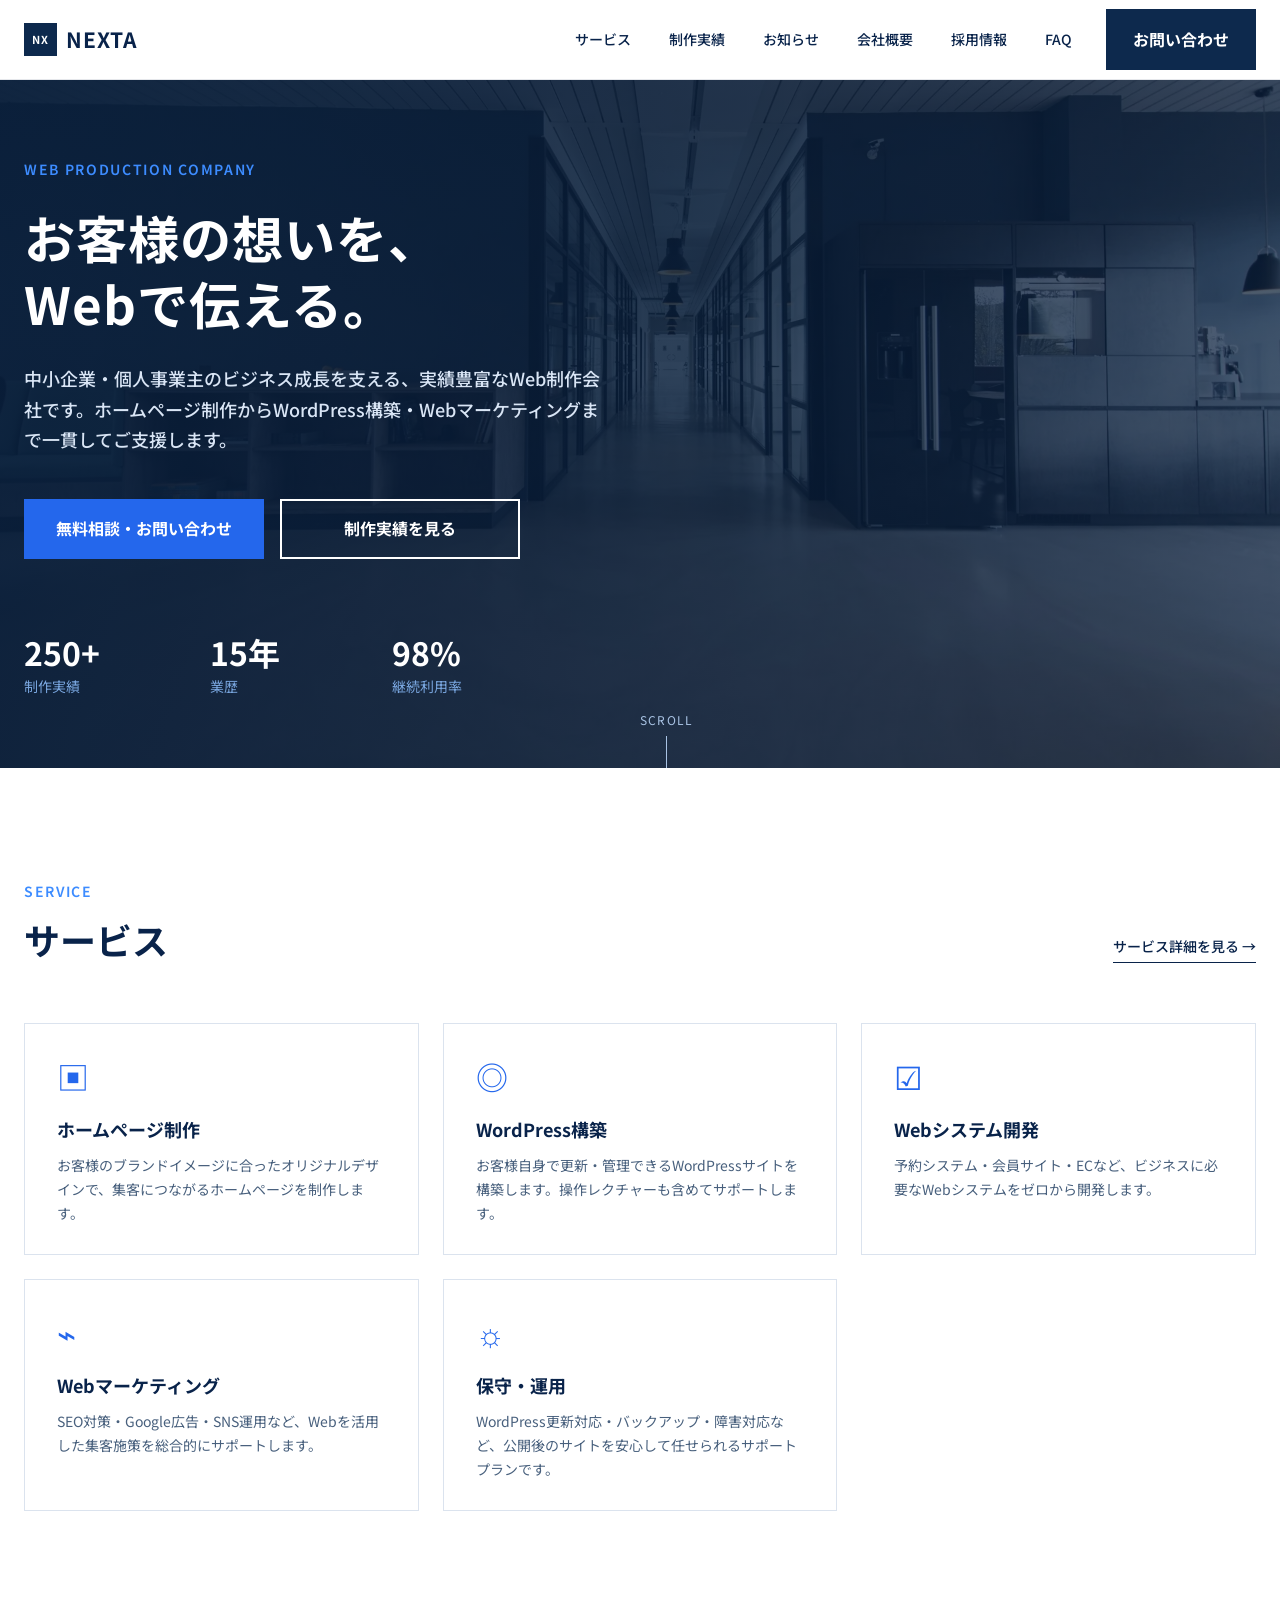
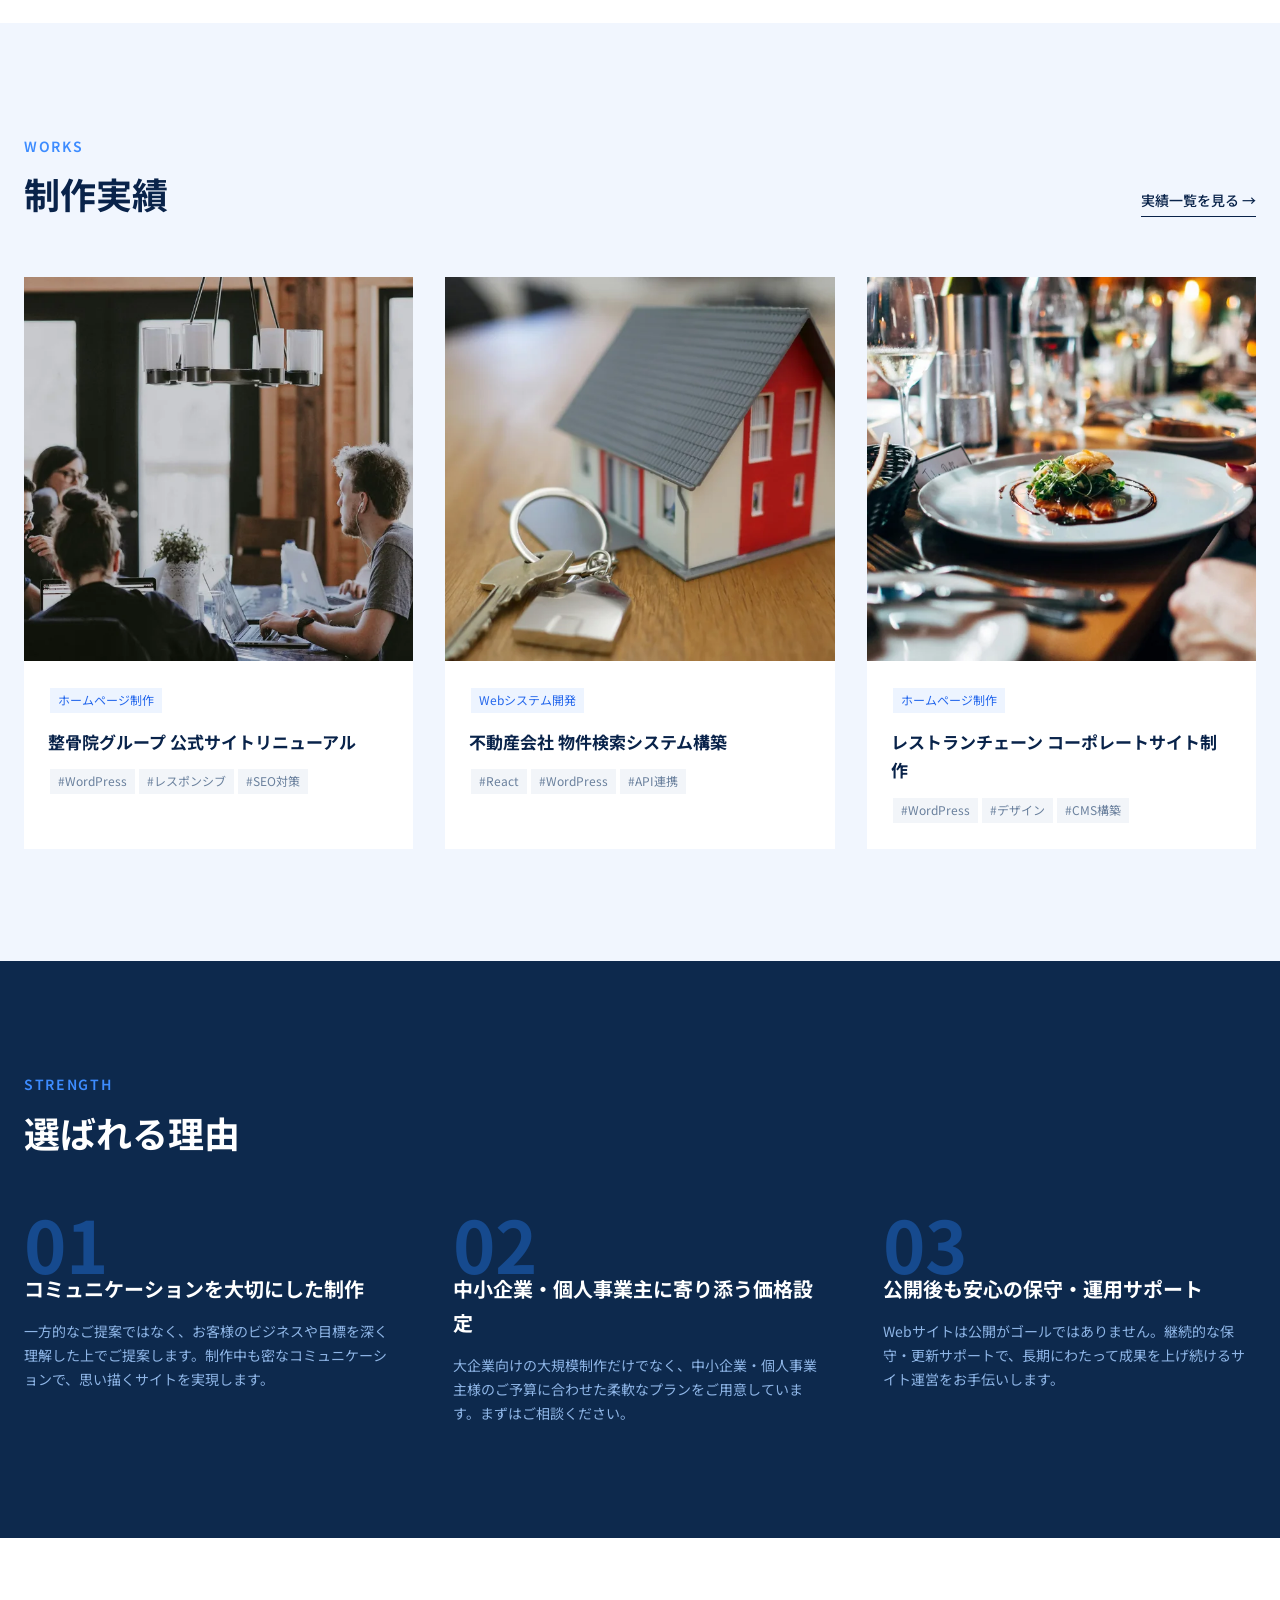
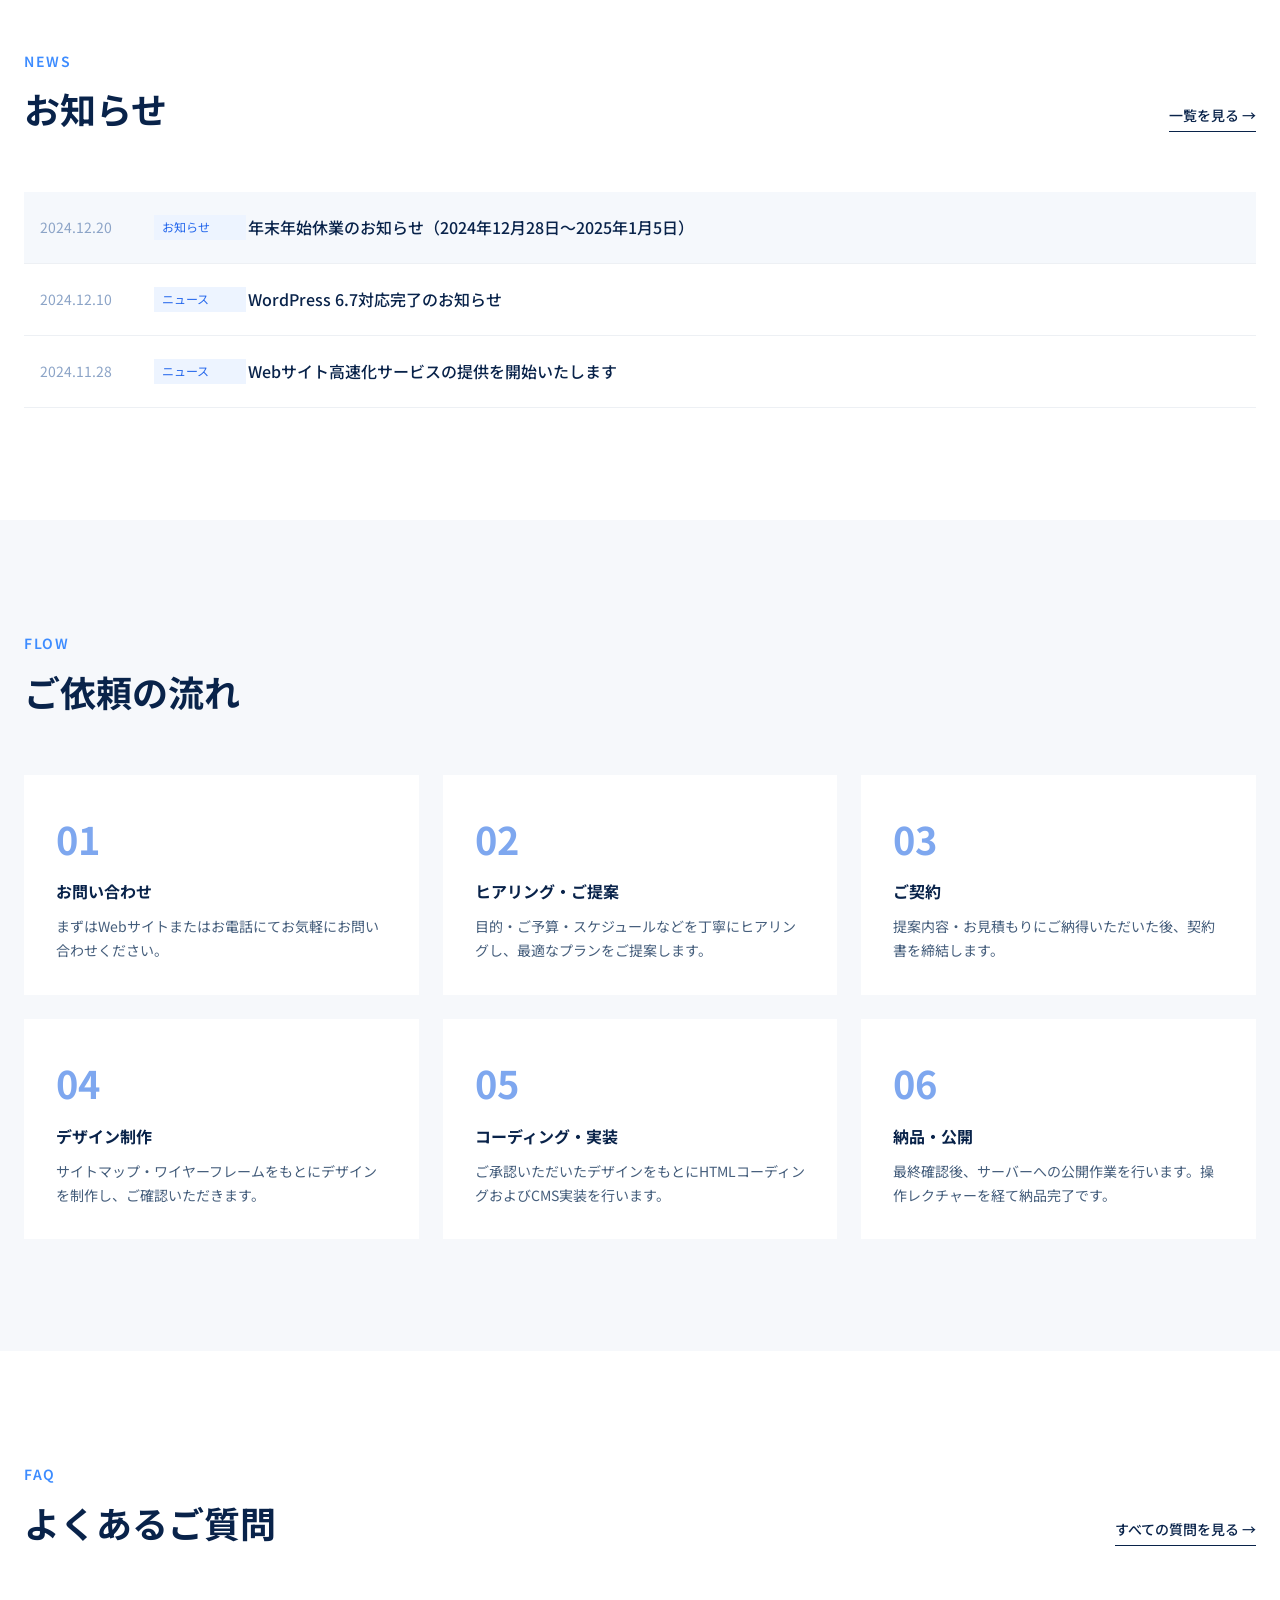
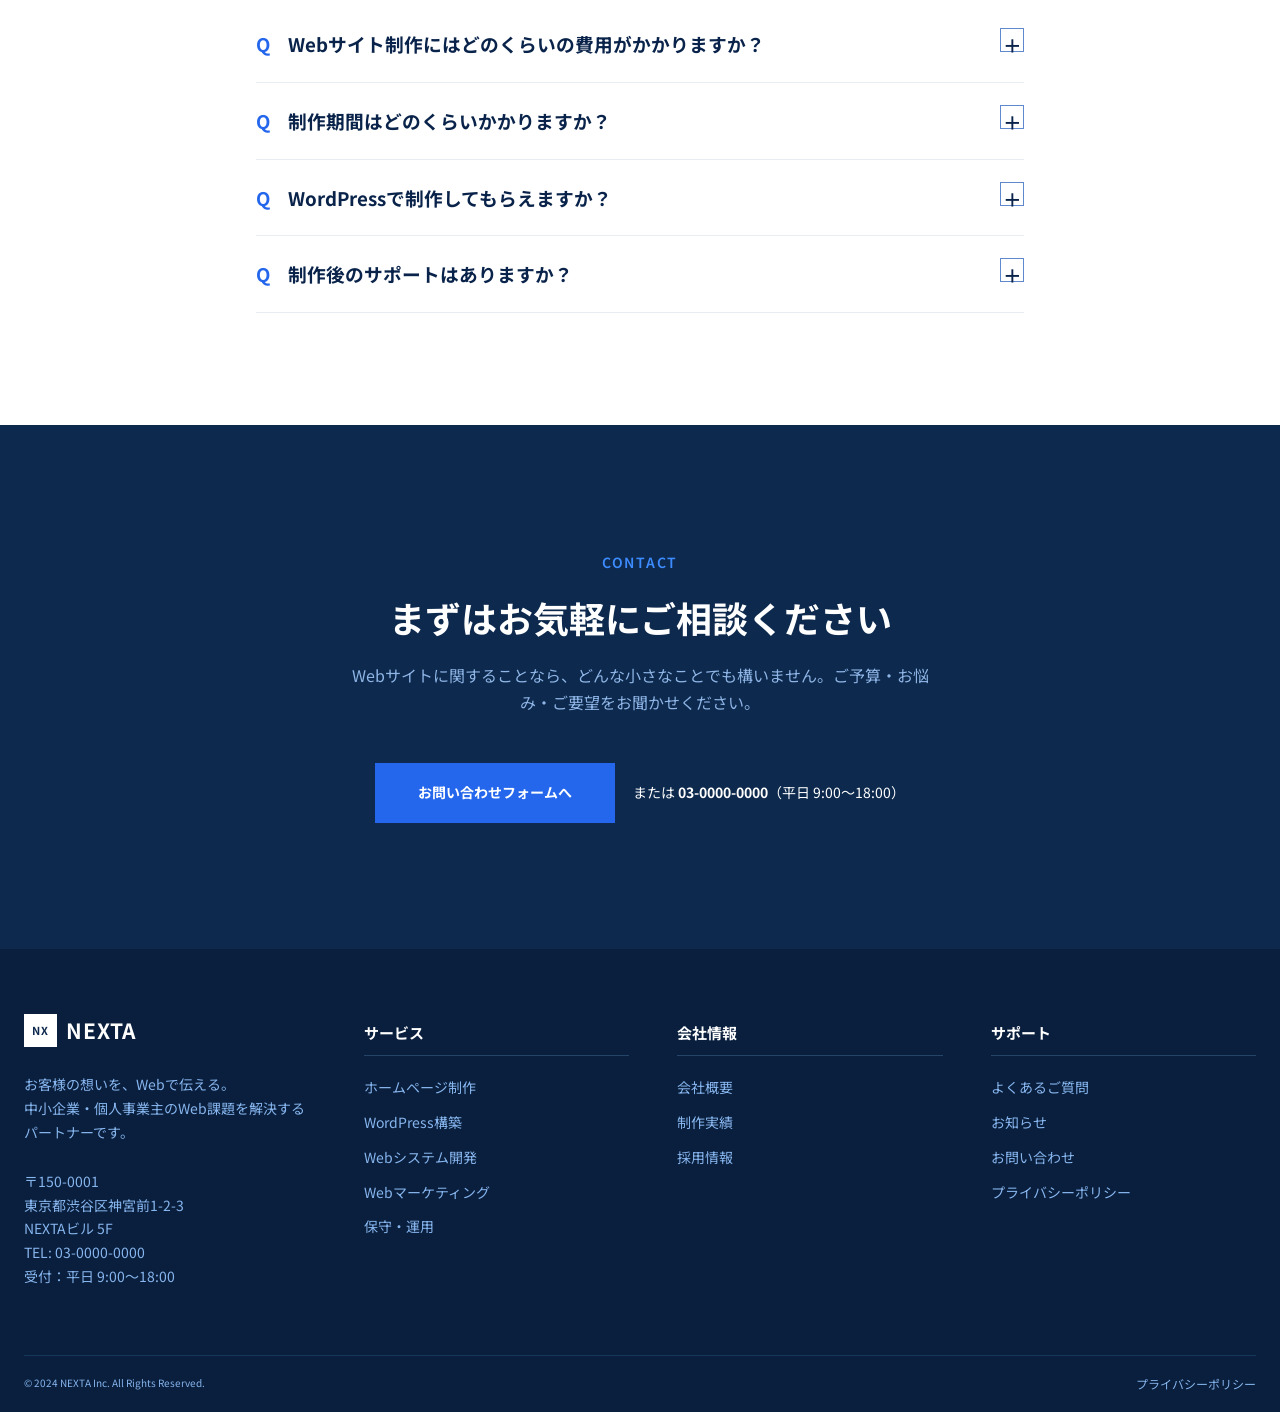
<file: index.html>
<!doctype html>
<html lang="ja">
    <head>
        <meta charset="UTF-8" />
        <meta name="viewport" content="width=device-width, initial-scale=1.0" />
        <meta
            name="description"
            content="中小企業・個人事業主のビジネス成長を支えるWeb制作会社 NEXTA"
        />
        <title>NEXTA｜お客様の想いを、Webで伝える。</title>
        <link rel="preconnect" href="https://fonts.googleapis.com" />
        <link rel="preconnect" href="https://fonts.gstatic.com" crossorigin />
        <link
            href="https://fonts.googleapis.com/css2?family=Noto+Sans+JP:wght@400;500;600;700&display=swap"
            rel="stylesheet"
        />
        <link rel="stylesheet" href="assets/css/style.css" />
        <script src="assets/js/main.js" defer></script>
    </head>
    <body>
        <header class="header" id="header">
            <div class="header__inner container">
                <a class="logo" href="#top" aria-label="NEXTA トップページ">
                    <span class="logo__mark">NX</span
                    ><span class="logo__text">NEXTA</span>
                </a>
                <button
                    class="header__toggle"
                    type="button"
                    aria-label="メニューを開く"
                    aria-controls="global-nav"
                    aria-expanded="false"
                >
                    <span></span><span></span><span></span>
                </button>
                <nav class="nav" id="global-nav" aria-label="メインメニュー">
                    <ul class="nav__list">
                        <li><a href="service.html">サービス</a></li>
                        <li><a href="works.html">制作実績</a></li>
                        <li><a href="news.html">お知らせ</a></li>
                        <li><a href="company.html">会社概要</a></li>
                        <li><a href="#recruit">採用情報</a></li>
                        <li><a href="#faq">FAQ</a></li>
                    </ul>
                    <a class="nav__contact" href="#contact">お問い合わせ</a>
                </nav>
            </div>
        </header>

        <main>
            <section class="hero" id="top">
                <div class="hero__inner container">
                    <p class="eyebrow">WEB PRODUCTION COMPANY</p>
                    <h1 class="hero__title">
                        お客様の想いを、<br />Webで伝える。
                    </h1>
                    <p class="hero__lead">
                        中小企業・個人事業主のビジネス成長を支える、実績豊富なWeb制作会社です。ホームページ制作からWordPress構築・Webマーケティングまで一貫してご支援します。
                    </p>
                    <div class="hero__actions">
                        <a class="button button--primary" href="#contact"
                            >無料相談・お問い合わせ</a
                        ><a class="button button--outline" href="#works"
                            >制作実績を見る</a
                        >
                    </div>
                    <dl class="hero__stats">
                        <div>
                            <dt>250+</dt>
                            <dd>制作実績</dd>
                        </div>
                        <div>
                            <dt>15年</dt>
                            <dd>業歴</dd>
                        </div>
                        <div>
                            <dt>98%</dt>
                            <dd>継続利用率</dd>
                        </div>
                    </dl>
                </div>
                <div class="hero__scroll" aria-hidden="true">
                    SCROLL<span></span>
                </div>
            </section>

            <section class="section service" id="service">
                <div class="container">
                    <div class="section-heading">
                        <div>
                            <p class="eyebrow">SERVICE</p>
                            <h2>サービス</h2>
                        </div>
                        <a class="text-link" href="#service"
                            >サービス詳細を見る →</a
                        >
                    </div>
                    <div class="service__grid">
                        <article class="service-card reveal">
                            <span class="service-card__icon">▣</span>
                            <h3>ホームページ制作</h3>
                            <p>
                                お客様のブランドイメージに合ったオリジナルデザインで、集客につながるホームページを制作します。
                            </p>
                        </article>
                        <article class="service-card reveal">
                            <span class="service-card__icon">◎</span>
                            <h3>WordPress構築</h3>
                            <p>
                                お客様自身で更新・管理できるWordPressサイトを構築します。操作レクチャーも含めてサポートします。
                            </p>
                        </article>
                        <article class="service-card reveal">
                            <span class="service-card__icon">☑</span>
                            <h3>Webシステム開発</h3>
                            <p>
                                予約システム・会員サイト・ECなど、ビジネスに必要なWebシステムをゼロから開発します。
                            </p>
                        </article>
                        <article class="service-card reveal">
                            <span class="service-card__icon">⌁</span>
                            <h3>Webマーケティング</h3>
                            <p>
                                SEO対策・Google広告・SNS運用など、Webを活用した集客施策を総合的にサポートします。
                            </p>
                        </article>
                        <article class="service-card reveal">
                            <span class="service-card__icon">☼</span>
                            <h3>保守・運用</h3>
                            <p>
                                WordPress更新対応・バックアップ・障害対応など、公開後のサイトを安心して任せられるサポートプランです。
                            </p>
                        </article>
                    </div>
                </div>
            </section>

            <section class="section works" id="works">
                <div class="container">
                    <div class="section-heading">
                        <div>
                            <p class="eyebrow">WORKS</p>
                            <h2>制作実績</h2>
                        </div>
                        <a class="text-link" href="#works">実績一覧を見る →</a>
                    </div>
                    <div class="works__grid">
                        <article class="work-card reveal">
                            <img
                                src="assets/img/osteopathic-clinic.webp"
                                width="640"
                                height="384"
                                alt="オフィスで働くスタッフの様子"
                            />
                            <div class="work-card__body">
                                <span class="tag tag--category"
                                    >ホームページ制作</span
                                >
                                <h3>整骨院グループ 公式サイトリニューアル</h3>
                                <p>
                                    <span class="tag">#WordPress</span
                                    ><span class="tag">#レスポンシブ</span
                                    ><span class="tag">#SEO対策</span>
                                </p>
                            </div>
                        </article>
                        <article class="work-card reveal">
                            <img
                                src="assets/img/real-estate.webp"
                                width="640"
                                height="384"
                                alt="住宅模型と鍵"
                            />
                            <div class="work-card__body">
                                <span class="tag tag--category"
                                    >Webシステム開発</span
                                >
                                <h3>不動産会社 物件検索システム構築</h3>
                                <p>
                                    <span class="tag">#React</span
                                    ><span class="tag">#WordPress</span
                                    ><span class="tag">#API連携</span>
                                </p>
                            </div>
                        </article>
                        <article class="work-card reveal">
                            <img
                                src="assets/img/restaurant.webp"
                                width="640"
                                height="384"
                                alt="レストランの料理とテーブル"
                            />
                            <div class="work-card__body">
                                <span class="tag tag--category"
                                    >ホームページ制作</span
                                >
                                <h3>
                                    レストランチェーン コーポレートサイト制作
                                </h3>
                                <p>
                                    <span class="tag">#WordPress</span
                                    ><span class="tag">#デザイン</span
                                    ><span class="tag">#CMS構築</span>
                                </p>
                            </div>
                        </article>
                    </div>
                </div>
            </section>

            <section class="section strength" id="company">
                <div class="container">
                    <div class="section-heading">
                        <div>
                            <p class="eyebrow">STRENGTH</p>
                            <h2>選ばれる理由</h2>
                        </div>
                    </div>
                    <div class="strength__grid">
                        <article class="strength-card reveal">
                            <span>01</span>
                            <h3>コミュニケーションを大切にした制作</h3>
                            <p>
                                一方的なご提案ではなく、お客様のビジネスや目標を深く理解した上でご提案します。制作中も密なコミュニケーションで、思い描くサイトを実現します。
                            </p>
                        </article>
                        <article class="strength-card reveal">
                            <span>02</span>
                            <h3>中小企業・個人事業主に寄り添う価格設定</h3>
                            <p>
                                大企業向けの大規模制作だけでなく、中小企業・個人事業主様のご予算に合わせた柔軟なプランをご用意しています。まずはご相談ください。
                            </p>
                        </article>
                        <article class="strength-card reveal">
                            <span>03</span>
                            <h3>公開後も安心の保守・運用サポート</h3>
                            <p>
                                Webサイトは公開がゴールではありません。継続的な保守・更新サポートで、長期にわたって成果を上げ続けるサイト運営をお手伝いします。
                            </p>
                        </article>
                    </div>
                </div>
            </section>

            <section class="section news" id="news">
                <div class="container">
                    <div class="section-heading">
                        <div>
                            <p class="eyebrow">NEWS</p>
                            <h2>お知らせ</h2>
                        </div>
                        <a class="text-link" href="#news">一覧を見る →</a>
                    </div>
                    <ul class="news__list">
                        <li>
                            <time datetime="2024-12-20">2024.12.20</time
                            ><span class="tag tag--category">お知らせ</span
                            ><a href="#news"
                                >年末年始休業のお知らせ（2024年12月28日〜2025年1月5日）</a
                            >
                        </li>
                        <li>
                            <time datetime="2024-12-10">2024.12.10</time
                            ><span class="tag tag--category">ニュース</span
                            ><a href="#news">WordPress 6.7対応完了のお知らせ</a>
                        </li>
                        <li>
                            <time datetime="2024-11-28">2024.11.28</time
                            ><span class="tag tag--category">ニュース</span
                            ><a href="#news"
                                >Webサイト高速化サービスの提供を開始いたします</a
                            >
                        </li>
                    </ul>
                </div>
            </section>

            <section class="section flow" id="recruit">
                <div class="container">
                    <div class="section-heading">
                        <div>
                            <p class="eyebrow">FLOW</p>
                            <h2>ご依頼の流れ</h2>
                        </div>
                    </div>
                    <div class="flow__grid">
                        <article class="flow-card reveal">
                            <span>01</span>
                            <h3>お問い合わせ</h3>
                            <p>
                                まずはWebサイトまたはお電話にてお気軽にお問い合わせください。
                            </p>
                        </article>
                        <article class="flow-card reveal">
                            <span>02</span>
                            <h3>ヒアリング・ご提案</h3>
                            <p>
                                目的・ご予算・スケジュールなどを丁寧にヒアリングし、最適なプランをご提案します。
                            </p>
                        </article>
                        <article class="flow-card reveal">
                            <span>03</span>
                            <h3>ご契約</h3>
                            <p>
                                提案内容・お見積もりにご納得いただいた後、契約書を締結します。
                            </p>
                        </article>
                        <article class="flow-card reveal">
                            <span>04</span>
                            <h3>デザイン制作</h3>
                            <p>
                                サイトマップ・ワイヤーフレームをもとにデザインを制作し、ご確認いただきます。
                            </p>
                        </article>
                        <article class="flow-card reveal">
                            <span>05</span>
                            <h3>コーディング・実装</h3>
                            <p>
                                ご承認いただいたデザインをもとにHTMLコーディングおよびCMS実装を行います。
                            </p>
                        </article>
                        <article class="flow-card reveal">
                            <span>06</span>
                            <h3>納品・公開</h3>
                            <p>
                                最終確認後、サーバーへの公開作業を行います。操作レクチャーを経て納品完了です。
                            </p>
                        </article>
                    </div>
                </div>
            </section>

            <section class="section faq" id="faq">
                <div class="container">
                    <div class="section-heading">
                        <div>
                            <p class="eyebrow">FAQ</p>
                            <h2>よくあるご質問</h2>
                        </div>
                        <a class="text-link" href="#faq"
                            >すべての質問を見る →</a
                        >
                    </div>
                    <div class="faq__list">
                        <div class="faq-item">
                            <h3>
                                <button type="button" aria-expanded="false">
                                    <span
                                        ><b>Q</b
                                        >Webサイト制作にはどのくらいの費用がかかりますか？</span
                                    ><i aria-hidden="true">＋</i>
                                </button>
                            </h3>
                            <div class="faq-item__answer" hidden>
                                <p>
                                    <b>A</b
                                    >サイトの規模や機能によって異なりますが、コーポレートサイトは30万円〜が目安です。詳細なお見積もりをご提示します。
                                </p>
                            </div>
                        </div>
                        <div class="faq-item">
                            <h3>
                                <button type="button" aria-expanded="false">
                                    <span
                                        ><b>Q</b
                                        >制作期間はどのくらいかかりますか？</span
                                    ><i aria-hidden="true">＋</i>
                                </button>
                            </h3>
                            <div class="faq-item__answer" hidden>
                                <p>
                                    <b>A</b
                                    >標準的なコーポレートサイトの場合、約2〜3ヶ月が目安です。
                                </p>
                            </div>
                        </div>
                        <div class="faq-item">
                            <h3>
                                <button type="button" aria-expanded="false">
                                    <span
                                        ><b>Q</b
                                        >WordPressで制作してもらえますか？</span
                                    ><i aria-hidden="true">＋</i>
                                </button>
                            </h3>
                            <div class="faq-item__answer" hidden>
                                <p>
                                    <b>A</b
                                    >はい、対応可能です。操作方法のレクチャーも含めてサポートします。
                                </p>
                            </div>
                        </div>
                        <div class="faq-item">
                            <h3>
                                <button type="button" aria-expanded="false">
                                    <span
                                        ><b>Q</b
                                        >制作後のサポートはありますか？</span
                                    ><i aria-hidden="true">＋</i>
                                </button>
                            </h3>
                            <div class="faq-item__answer" hidden>
                                <p>
                                    <b>A</b
                                    >はい、更新対応、バックアップ、軽微な修正などを含む保守・運用サービスをご用意しています。
                                </p>
                            </div>
                        </div>
                    </div>
                </div>
            </section>

            <section class="contact" id="contact">
                <div class="container">
                    <p class="eyebrow">CONTACT</p>
                    <h2>まずはお気軽にご相談ください</h2>
                    <p>
                        Webサイトに関することなら、どんな小さなことでも構いません。ご予算・お悩み・ご要望をお聞かせください。
                    </p>
                    <div class="contact__actions">
                        <a
                            class="button button--primary"
                            href="mailto:info@example.com"
                            >お問い合わせフォームへ</a
                        ><span
                            >または <strong>03-0000-0000</strong>（平日
                            9:00〜18:00）</span
                        >
                    </div>
                </div>
            </section>
        </main>

        <footer class="footer">
            <div class="container footer__grid">
                <div class="footer__about">
                    <a class="logo logo--light" href="#top"
                        ><span class="logo__mark">NX</span
                        ><span class="logo__text">NEXTA</span></a
                    >
                    <p>
                        お客様の想いを、Webで伝える。<br />中小企業・個人事業主のWeb課題を解決するパートナーです。
                    </p>
                    <address>
                        〒150-0001<br />東京都渋谷区神宮前1-2-3<br />NEXTAビル
                        5F<br />TEL: 03-0000-0000<br />受付：平日 9:00〜18:00
                    </address>
                </div>
                <div>
                    <h2>サービス</h2>
                    <ul>
                        <li><a href="#service">ホームページ制作</a></li>
                        <li><a href="#service">WordPress構築</a></li>
                        <li><a href="#service">Webシステム開発</a></li>
                        <li><a href="#service">Webマーケティング</a></li>
                        <li><a href="#service">保守・運用</a></li>
                    </ul>
                </div>
                <div>
                    <h2>会社情報</h2>
                    <ul>
                        <li><a href="#company">会社概要</a></li>
                        <li><a href="#works">制作実績</a></li>
                        <li><a href="#recruit">採用情報</a></li>
                    </ul>
                </div>
                <div>
                    <h2>サポート</h2>
                    <ul>
                        <li><a href="#faq">よくあるご質問</a></li>
                        <li><a href="#news">お知らせ</a></li>
                        <li><a href="#contact">お問い合わせ</a></li>
                        <li><a href="#">プライバシーポリシー</a></li>
                    </ul>
                </div>
            </div>
            <div class="container footer__bottom">
                <small>© 2024 NEXTA Inc. All Rights Reserved.</small
                ><a href="#">プライバシーポリシー</a>
            </div>
        </footer>
        <button
            class="back-to-top"
            type="button"
            aria-label="ページトップへ戻る"
        >
            ↑
        </button>
    </body>
</html>
</file>
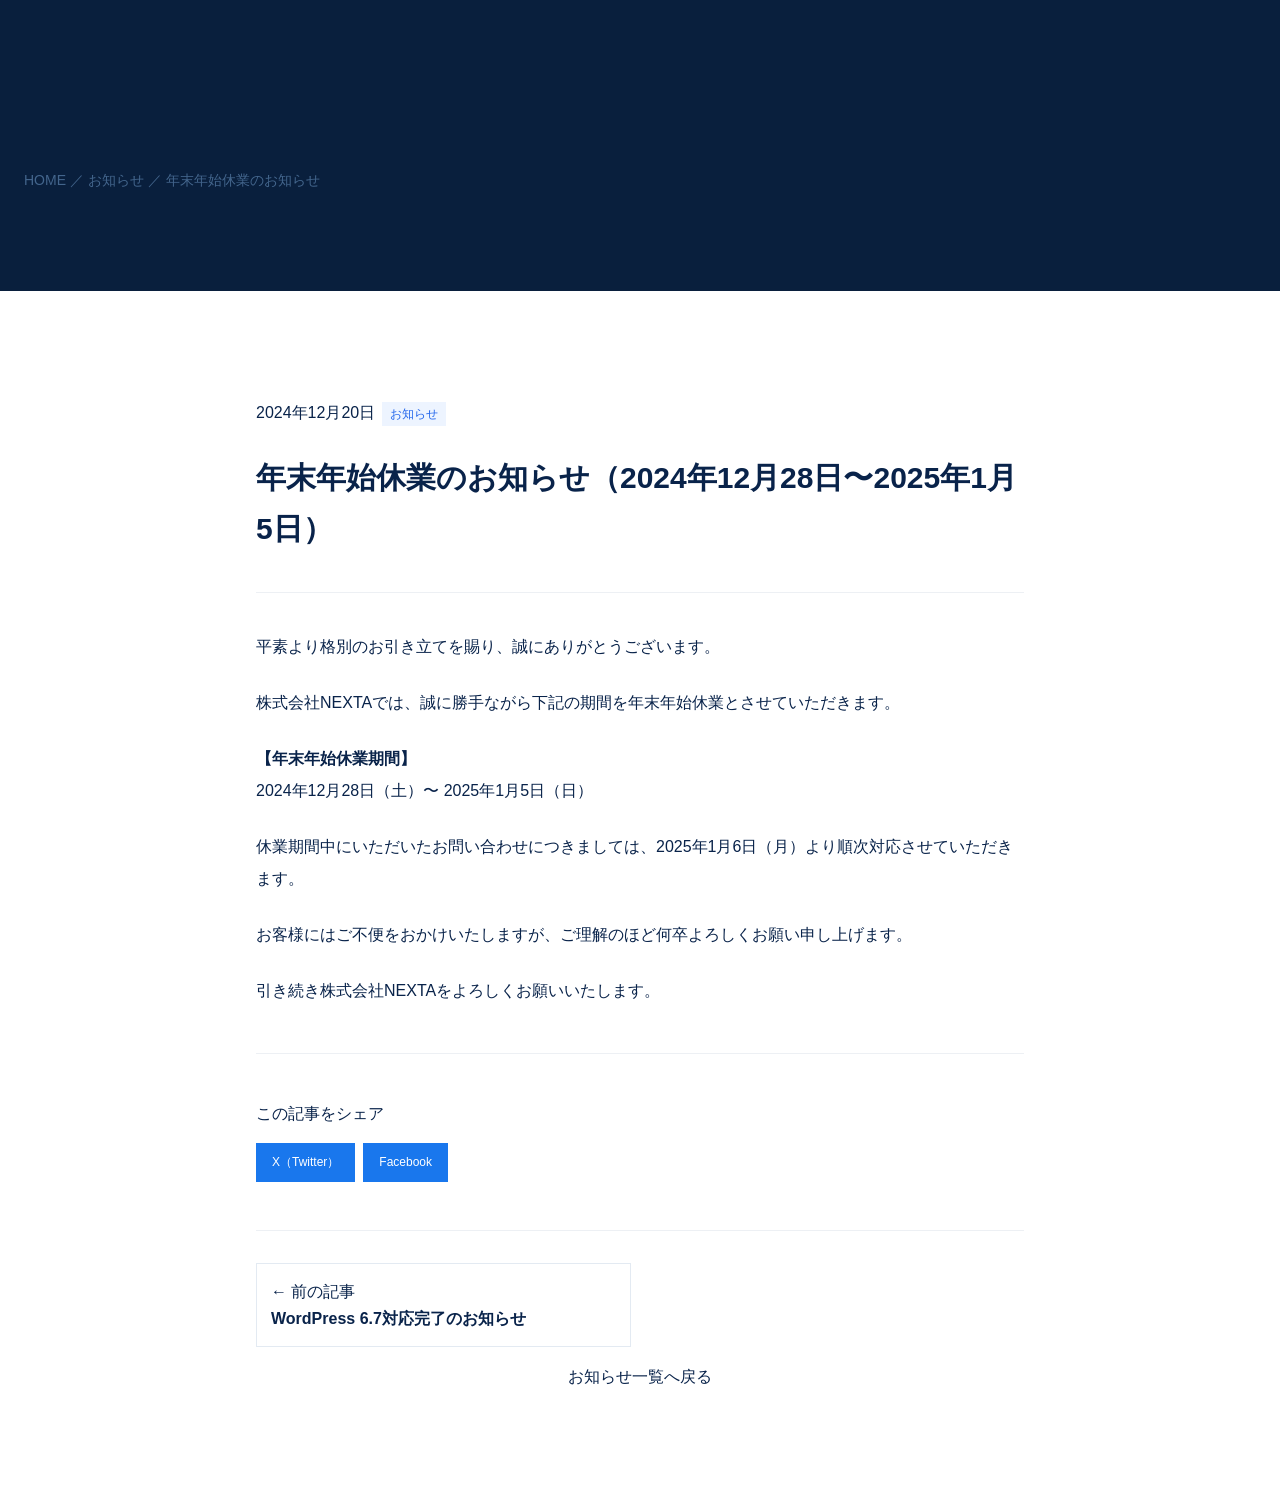
<file: news-detail.html>
<!doctype html><html lang="ja"><head><meta charset="UTF-8"><meta name="viewport" content="width=device-width,initial-scale=1"><title>年末年始休業のお知らせ｜NEXTA</title><link rel="stylesheet" href="assets/css/style.css"><script src="assets/js/main.js" defer></script></head><body data-page="news"><div data-site-header></div><main><header class="article-hero"><div class="container"><p class="breadcrumb"><a href="index.html">HOME</a> ／ <a href="news.html">お知らせ</a> ／ 年末年始休業のお知らせ</p></div></header><article class="article"><div class="article__inner"><p><time datetime="2024-12-20">2024年12月20日</time> <span class="tag tag--category">お知らせ</span></p><h1>年末年始休業のお知らせ（2024年12月28日〜2025年1月5日）</h1><div class="article__body"><p>平素より格別のお引き立てを賜り、誠にありがとうございます。</p><p>株式会社NEXTAでは、誠に勝手ながら下記の期間を年末年始休業とさせていただきます。</p><p><strong>【年末年始休業期間】</strong><br>2024年12月28日（土）〜 2025年1月5日（日）</p><p>休業期間中にいただいたお問い合わせにつきましては、2025年1月6日（月）より順次対応させていただきます。</p><p>お客様にはご不便をおかけいたしますが、ご理解のほど何卒よろしくお願い申し上げます。</p><p>引き続き株式会社NEXTAをよろしくお願いいたします。</p></div><div class="article__share"><p>この記事をシェア</p><a href="https://twitter.com/intent/tweet">X（Twitter）</a><a href="https://www.facebook.com/sharer/sharer.php">Facebook</a></div><nav class="article__nav"><a href="news.html">← 前の記事<br><strong>WordPress 6.7対応完了のお知らせ</strong></a></nav><p class="article__back"><a href="news.html">お知らせ一覧へ戻る</a></p></div></article></main><div data-site-footer></div><button class="back-to-top" type="button" aria-label="ページトップへ戻る">↑</button></body></html>
</file>
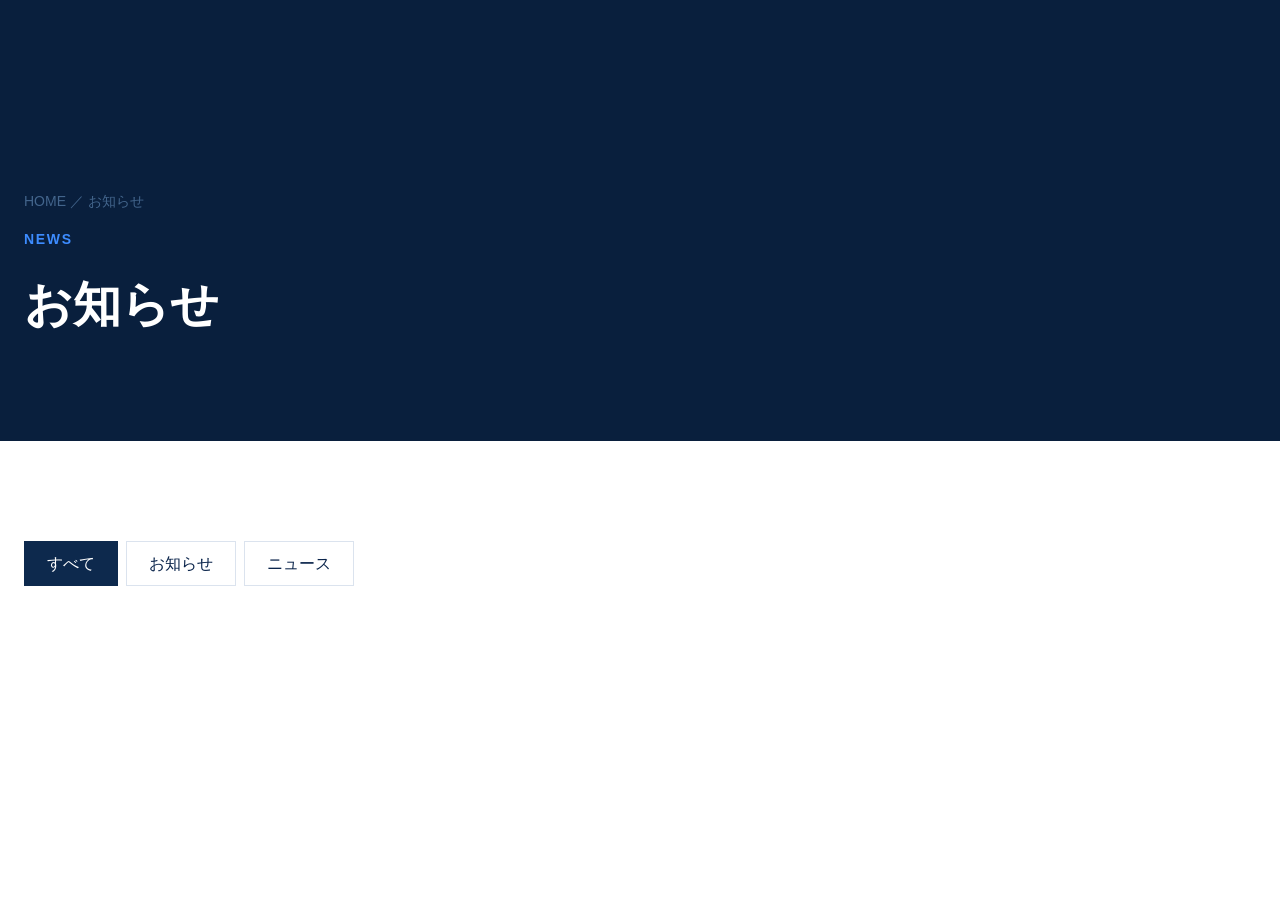
<file: news.html>
<!doctype html><html lang="ja"><head><meta charset="UTF-8"><meta name="viewport" content="width=device-width,initial-scale=1"><title>お知らせ｜NEXTA</title><link rel="stylesheet" href="assets/css/style.css"><script src="assets/js/main.js" defer></script></head><body data-page="news"><div data-site-header></div><main><header class="page-hero page-hero--compact"><div class="container"><p class="breadcrumb"><a href="index.html">HOME</a> ／ お知らせ</p><p class="eyebrow">NEWS</p><h1>お知らせ</h1></div></header><section class="listing"><div class="container"><div class="filters"><button class="is-active" data-news-filter="all">すべて</button><button data-news-filter="notice">お知らせ</button><button data-news-filter="news">ニュース</button></div><ul class="news-archive" data-news-list></ul><nav class="pagination" data-news-pages aria-label="ページネーション"></nav></div></section></main><div data-site-footer></div><button class="back-to-top" type="button" aria-label="ページトップへ戻る">↑</button></body></html>
</file>
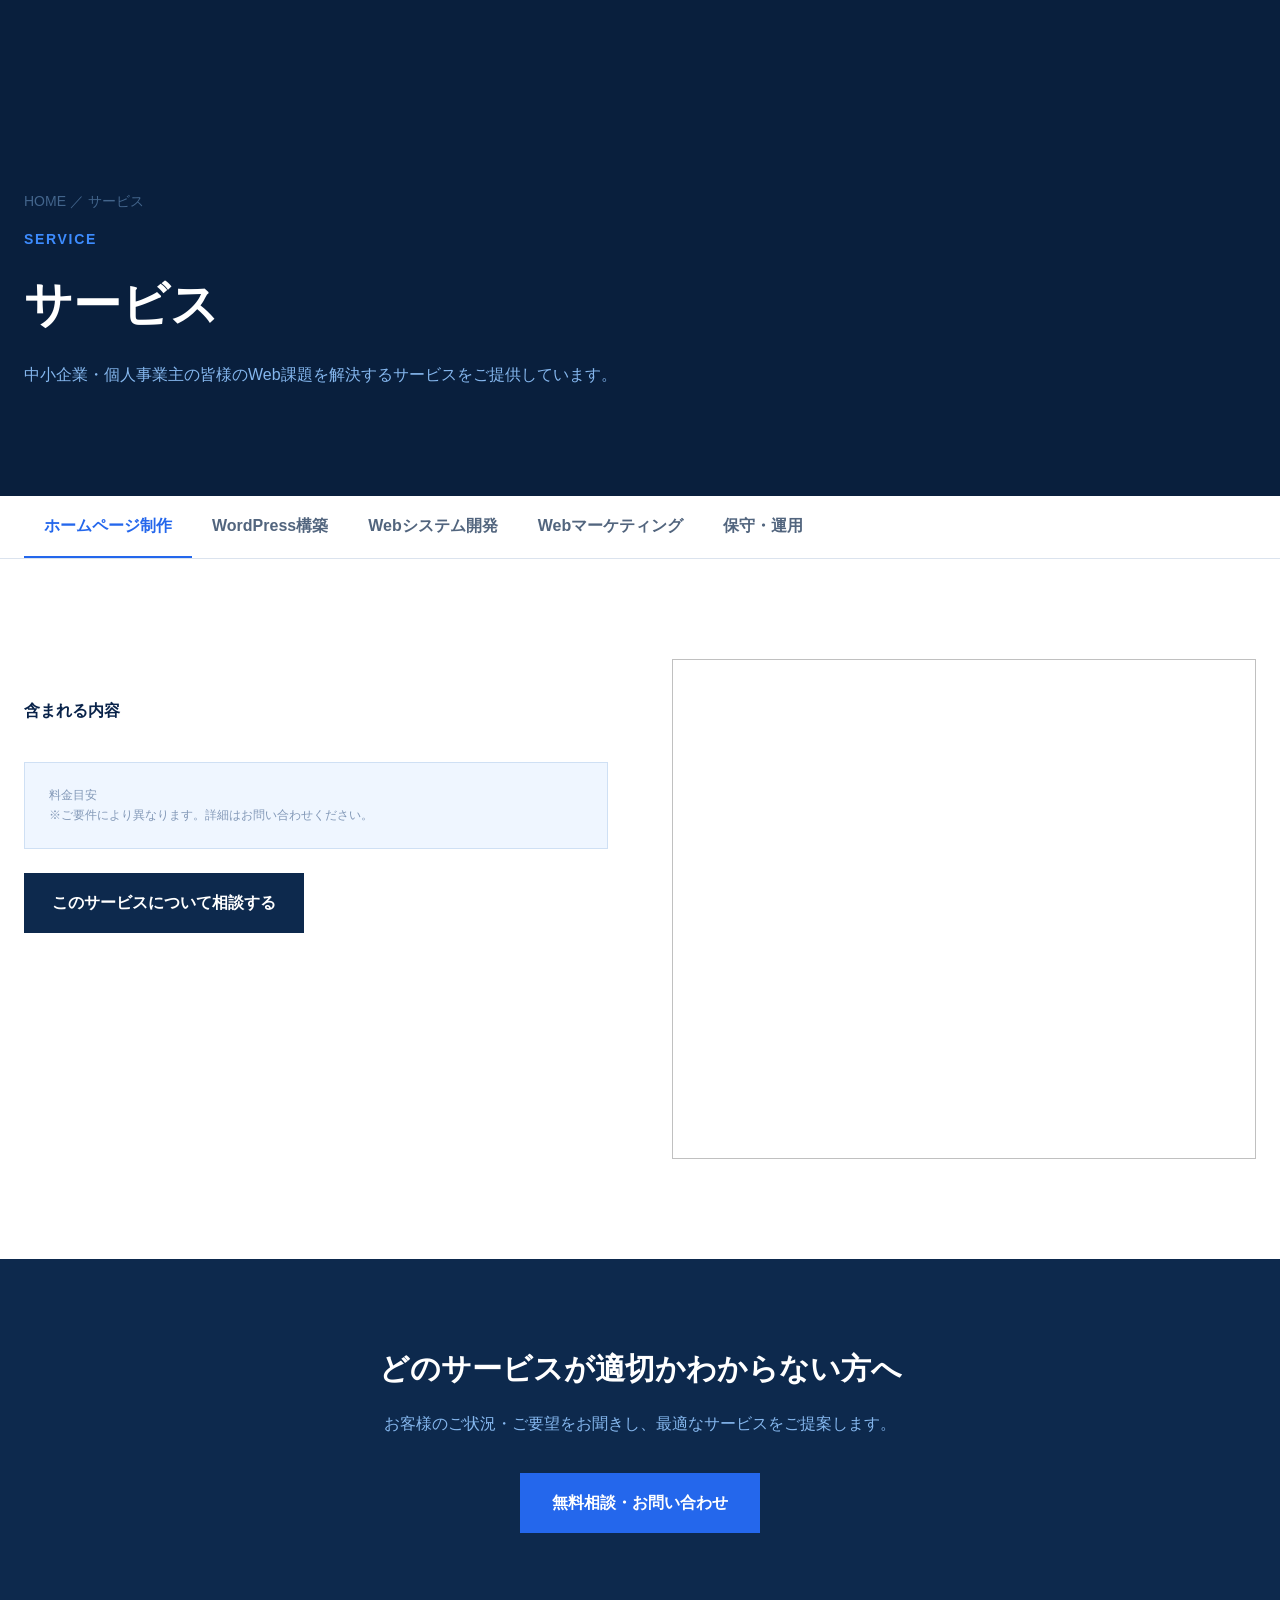
<file: service.html>
<!doctype html><html lang="ja"><head><meta charset="UTF-8"><meta name="viewport" content="width=device-width,initial-scale=1"><title>サービス｜NEXTA</title><link rel="stylesheet" href="assets/css/style.css"><script src="assets/js/main.js" defer></script></head><body data-page="service"><div data-site-header></div><main><header class="page-hero"><div class="container"><p class="breadcrumb"><a href="index.html">HOME</a> ／ サービス</p><p class="eyebrow">SERVICE</p><h1>サービス</h1><p>中小企業・個人事業主の皆様のWeb課題を解決するサービスをご提供しています。</p></div></header><nav class="service-tabs"><div class="container" role="tablist"><button class="is-active" role="tab" data-service="website">ホームページ制作</button><button role="tab" data-service="wordpress">WordPress構築</button><button role="tab" data-service="system">Webシステム開発</button><button role="tab" data-service="marketing">Webマーケティング</button><button role="tab" data-service="support">保守・運用</button></div></nav><section class="detail-section"><div class="container service-detail"><div><h2 data-service-heading></h2><p data-service-description></p><h3>含まれる内容</h3><ul class="check-list" data-service-features></ul><div class="price-box"><small>料金目安</small><strong data-service-price></strong><span>※ご要件により異なります。詳細はお問い合わせください。</span></div><a class="button button--dark" href="mailto:info@nexta-web.co.jp">このサービスについて相談する</a></div><img data-service-image width="800" height="500" alt=""></div></section><section class="sub-cta"><div class="container"><h2>どのサービスが適切かわからない方へ</h2><p>お客様のご状況・ご要望をお聞きし、最適なサービスをご提案します。</p><a class="button button--primary" href="mailto:info@nexta-web.co.jp">無料相談・お問い合わせ</a></div></section></main><div data-site-footer></div><button class="back-to-top" type="button" aria-label="ページトップへ戻る">↑</button></body></html>
</file>
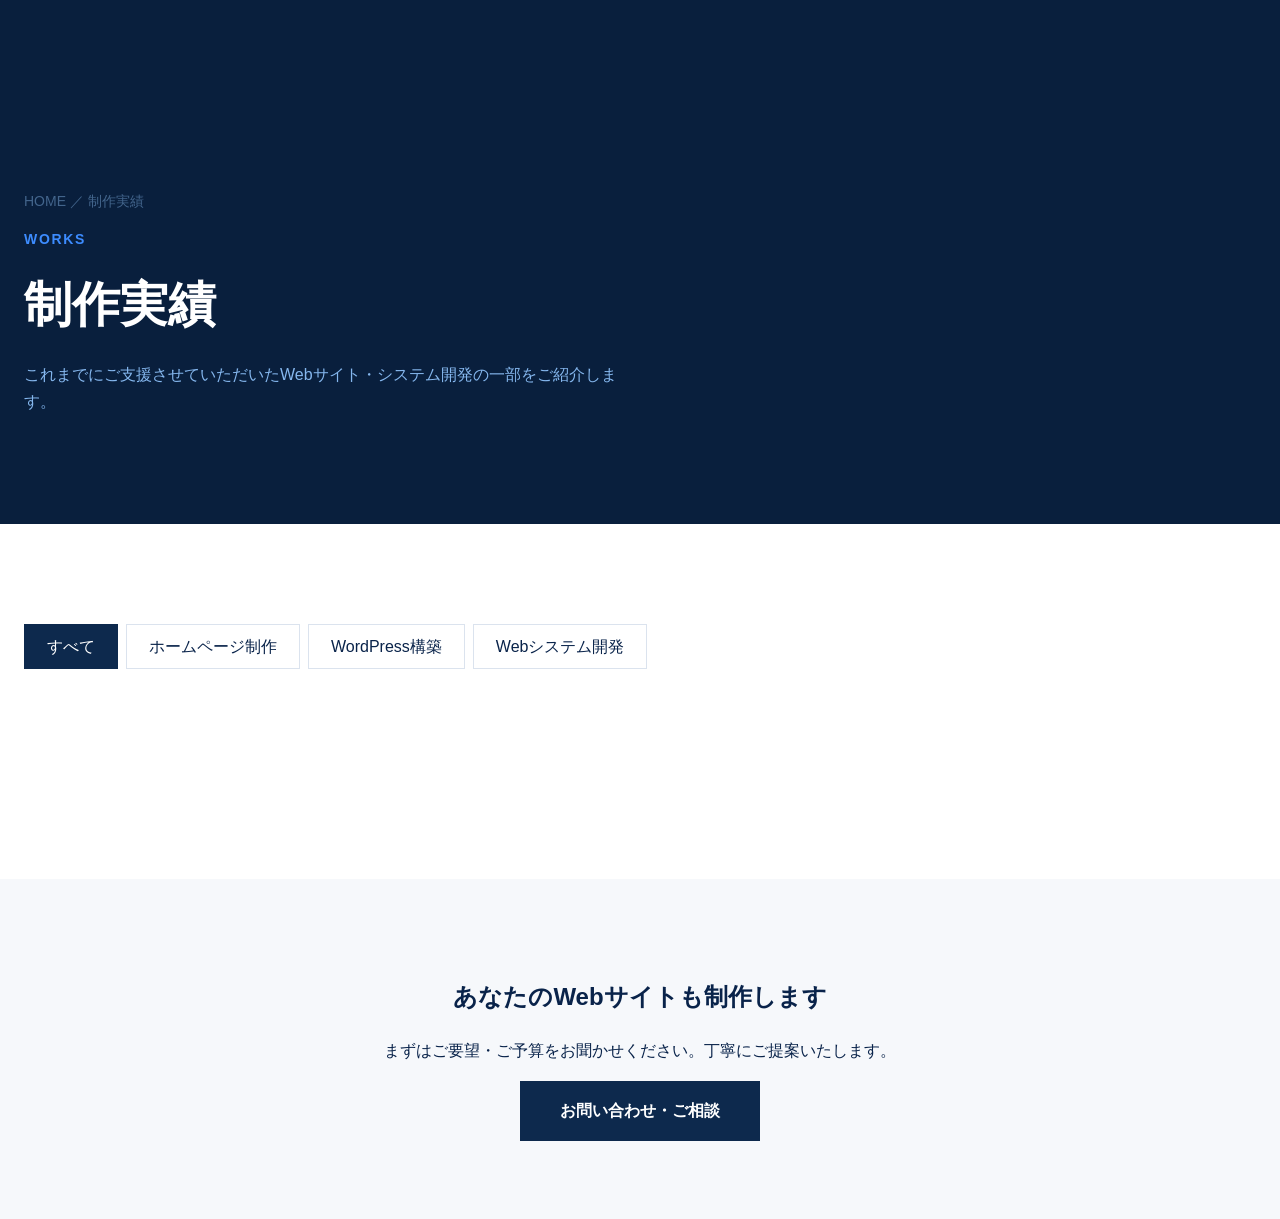
<file: works.html>
<!doctype html><html lang="ja"><head><meta charset="UTF-8"><meta name="viewport" content="width=device-width,initial-scale=1"><title>制作実績｜NEXTA</title><link rel="stylesheet" href="assets/css/style.css"><script src="assets/js/main.js" defer></script></head><body data-page="works"><div data-site-header></div><main><header class="page-hero"><div class="container"><p class="breadcrumb"><a href="index.html">HOME</a> ／ 制作実績</p><p class="eyebrow">WORKS</p><h1>制作実績</h1><p>これまでにご支援させていただいたWebサイト・システム開発の一部をご紹介します。</p></div></header><section class="listing"><div class="container"><div class="filters" role="group" aria-label="カテゴリーフィルター"><button class="is-active" data-filter="all">すべて</button><button data-filter="website">ホームページ制作</button><button data-filter="wordpress">WordPress構築</button><button data-filter="system">Webシステム開発</button></div><div class="archive-grid" data-works-list></div><nav class="pagination" data-works-pages aria-label="ページネーション"></nav></div></section><section class="archive-cta"><h2>あなたのWebサイトも制作します</h2><p>まずはご要望・ご予算をお聞かせください。丁寧にご提案いたします。</p><a class="button button--dark" href="mailto:info@nexta-web.co.jp">お問い合わせ・ご相談</a></section></main><div data-site-footer></div><button class="back-to-top" type="button" aria-label="ページトップへ戻る">↑</button></body></html>
</file>
<file: assets/css/style.css>
@charset "UTF-8";
/* Lower pages */
.nav__list a.is-current {
    color: #0d294d;
    border-bottom: 2px solid #2467ec;
    padding-bottom: 19px;
}

.page-hero {
    padding: 176px 0 92px;
    background: #091f3d;
    color: #fff;
    min-height: 458px;
}

.page-hero h1 {
    margin: 5px 0 4px;
    font-size: 48px;
}

.page-hero > .container > p:last-child {
    max-width: 620px;
    color: #85b7ee;
}

.page-hero--compact {
    min-height: 386px;
}

.breadcrumb {
    color: #43658c !important;
    font-size: 14px;
}

.service-tabs {
    position: sticky;
    z-index: 30;
    top: 80px;
    overflow-x: auto;
    background: #fff;
    border-bottom: 1px solid #dbe3ee;
}

.service-tabs .container {
    display: flex;
}

.service-tabs button {
    flex: 0 0 auto;
    padding: 16px 20px;
    border: 0;
    border-bottom: 2px solid transparent;
    background: none;
    color: #52657e;
    font-weight: 600;
    cursor: pointer;
}

.service-tabs button.is-active {
    border-color: #2467ec;
    color: #2467ec;
}

.detail-section,
.listing {
    padding: 100px 0;
}

.service-detail {
    display: grid;
    grid-template-columns: 1fr 1fr;
    gap: 64px;
    align-items: start;
}

.service-detail h2 {
    margin: 0 0 24px;
    white-space: pre-line;
    font-size: 30px;
    line-height: 1.35;
}

.service-detail h3 {
    margin-top: 38px;
    font-size: 16px;
}

.service-detail > img {
    width: 100%;
    aspect-ratio: 1.6;
    object-fit: cover;
}

.check-list {
    padding: 0;
    list-style: none;
}

.check-list li {
    margin: 10px 0;
    font-size: 14px;
}

.check-list li:before {
    content: "✓";
    display: inline-grid;
    width: 20px;
    height: 20px;
    margin-right: 12px;
    place-items: center;
    border: 1px solid #2467ec;
    border-radius: 50%;
    color: #2467ec;
}

.price-box {
    display: grid;
    margin: 38px 0 24px;
    padding: 22px 24px;
    border: 1px solid #cfe0f4;
    background: #eff6ff;
}

.price-box small,
.price-box span {
    color: #8298b7;
    font-size: 12px;
}

.price-box strong {
    font-size: 24px;
}

.button--dark {
    background: #0d294d;
    color: #fff;
}

.sub-cta {
    padding: 84px 0;
    background: #0d294d;
    color: #fff;
    text-align: center;
}

.sub-cta h2 {
    margin: 0 0 8px;
    font-size: 30px;
}

.sub-cta p {
    color: #85b7ee;
}

.sub-cta .button {
    margin-top: 20px;
}

.filters {
    display: flex;
    flex-wrap: wrap;
    gap: 8px;
    margin-bottom: 48px;
}

.filters button {
    min-height: 44px;
    padding: 8px 22px;
    border: 1px solid #dbe3ee;
    background: #fff;
    cursor: pointer;
}

.filters button.is-active {
    border-color: #0d294d;
    background: #0d294d;
    color: #fff;
}

.archive-grid {
    display: grid;
    grid-template-columns: repeat(2, 1fr);
    gap: 32px;
}

.archive-card {
    overflow: hidden;
    border: 1px solid #e5ebf2;
}

.archive-card img {
    width: 100%;
    aspect-ratio: 1.77;
    object-fit: cover;
}

.archive-card > div {
    padding: 26px 32px;
}

.archive-card h2 {
    margin: 13px 0 9px;
    font-size: 18px;
}

.archive-card p {
    color: #3e5776;
    font-size: 14px;
}

.pagination {
    display: flex;
    justify-content: center;
    gap: 6px;
    margin-top: 62px;
}

.pagination button {
    width: 46px;
    height: 46px;
    border: 1px solid #dbe3ee;
    background: #fff;
}

.pagination button.is-active {
    background: #0d294d;
    color: #fff;
}

.archive-cta {
    padding: 78px 20px;
    background: #f6f8fb;
    text-align: center;
}

.news-archive {
    margin: 0;
    padding: 0;
    list-style: none;
}

.news-archive li {
    display: grid;
    grid-template-columns: 120px 80px 1fr;
    gap: 16px;
    padding: 25px 0;
    border-bottom: 1px solid #e8edf3;
    align-items: center;
}

.news-archive time {
    color: #89a0bf;
    font-size: 14px;
}

.news-archive a {
    font-weight: 600;
}

.article-hero {
    padding: 155px 0 84px;
    background: #091f3d;
}

.article {
    padding: 92px 0;
}

.article__inner {
    width: 768px;
    max-width: calc(100% - 32px);
    margin: auto;
}

.article h1 {
    margin: 24px 0 38px;
    padding-bottom: 38px;
    border-bottom: 1px solid #edf0f4;
    font-size: 30px;
}

.article__body p {
    margin: 0 0 24px;
    line-height: 2;
}

.article__share {
    margin-top: 46px;
    padding: 30px 0 48px;
    border-block: 1px solid #edf0f4;
}

.article__share a {
    display: inline-block;
    margin-right: 8px;
    padding: 9px 16px;
    background: #1977ed;
    color: #fff;
    font-size: 12px;
}

.article__nav {
    margin-top: 32px;
}

.article__nav a {
    display: block;
    width: 375px;
    max-width: 100%;
    padding: 14px;
    border: 1px solid #e3eaf2;
}

.article__back {
    text-align: center;
}

.mission,
.team,
.access {
    padding: 100px 0;
}

.mission__grid {
    display: grid;
    grid-template-columns: 1fr 1fr;
    gap: 64px;
    align-items: center;
}

.mission__grid h2 {
    font-size: 38px;
}

.mission__grid p {
    line-height: 2;
}

.mission__grid img {
    width: 100%;
    height: 380px;
    object-fit: cover;
}

.company-info {
    padding: 82px 0;
    background: #f6f8fb;
}

.company-info dl {
    margin: 0;
    border: 1px solid #e5ebf2;
    background: #fff;
}

.company-info dl div {
    display: grid;
    grid-template-columns: 225px 1fr;
    border-bottom: 1px solid #e5ebf2;
}

.company-info dt,
.company-info dd {
    margin: 0;
    padding: 19px 24px;
    font-size: 14px;
}

.company-info dt {
    background: #edf4fd;
    font-weight: 600;
}

.team__grid {
    display: grid;
    grid-template-columns: repeat(3, 1fr);
    gap: 56px;
}

.team article {
    text-align: center;
}

.team img {
    width: 128px;
    height: 128px;
    margin: 0 auto 14px;
    border-radius: 50%;
    object-fit: cover;
}

.team article p {
    text-align: left;
    font-size: 14px;
}

.access {
    background: #f6f8fb;
}

.access__grid {
    display: grid;
    grid-template-columns: 1fr 1fr;
    gap: 50px;
}

.access address {
    font-style: normal;
    line-height: 2;
}

.map-placeholder {
    display: grid;
    height: 300px;
    place-items: center;
    background: #dce8f7;
    color: #8da6c7;
}

@media (max-width: 767px) {
    .nav__list a.is-current {
        border: 0;
        padding-bottom: 13px;
    }
    .page-hero {
        min-height: 310px;
        padding: 105px 0 55px;
    }
    .page-hero h1 {
        font-size: 31px;
    }
    .service-tabs {
        top: 46px;
    }
    .service-tabs .container {
        width: 100%;
        padding-left: 16px;
    }
    .service-tabs button {
        padding: 13px;
        font-size: 11px;
    }
    .detail-section,
    .listing,
    .mission,
    .team,
    .access {
        padding: 60px 0;
    }
    .service-detail,
    .mission__grid,
    .access__grid {
        grid-template-columns: 1fr;
        gap: 35px;
    }
    .service-detail h2 {
        font-size: 22px;
    }
    .archive-grid,
    .team__grid {
        grid-template-columns: 1fr;
    }
    .news-archive li {
        display: block;
    }
    .news-archive time,
    .news-archive a {
        display: block;
        margin: 6px 0;
    }
    .article-hero {
        padding: 100px 0 50px;
    }
    .article {
        padding: 60px 0;
    }
    .article h1 {
        font-size: 22px;
    }
    .mission__grid img {
        height: auto;
    }
    .company-info dl div {
        grid-template-columns: 1fr;
    }
    .company-info dt,
    .company-info dd {
        padding: 13px 16px;
    }
}
* {
    box-sizing: border-box;
}

html {
    scroll-behavior: smooth;
    scroll-padding-top: 80px;
}

body {
    margin: 0;
    color: #09234a;
    font-family: "Noto Sans JP", sans-serif;
    line-height: 1.7;
    -webkit-font-smoothing: antialiased;
}

a {
    color: inherit;
    text-decoration: none;
}

img {
    display: block;
    max-width: 100%;
}

button {
    color: inherit;
    font: inherit;
}

.container {
    width: min(1344px, 100% - 48px);
    margin-inline: auto;
}

.eyebrow {
    margin: 0 0 12px;
    color: #3d8cff;
    font-size: 14px;
    font-weight: 600;
    letter-spacing: 0.12em;
}

.section {
    padding: 112px 0;
}

.section-heading {
    display: flex;
    align-items: flex-end;
    justify-content: space-between;
    margin-bottom: 60px;
}
.section-heading h2 {
    margin: 0;
    font-size: 36px;
    line-height: 1.3;
}

.text-link {
    padding-bottom: 3px;
    border-bottom: 1px solid;
    font-size: 14px;
    font-weight: 500;
}
.text-link:hover {
    color: #2467ec;
}

.reveal {
    opacity: 0;
    transform: translateY(24px);
    transition: 0.65s ease;
}
.reveal.is-visible {
    opacity: 1;
    transform: none;
}

.logo {
    display: inline-flex;
    align-items: center;
    gap: 9px;
    font-weight: 700;
    letter-spacing: 0.06em;
}
.logo__mark {
    display: grid;
    width: 33px;
    height: 33px;
    place-items: center;
    background: #0d294d;
    color: white;
    font-size: 11px;
}
.logo__text {
    font-size: 21px;
}
.logo--light {
    color: white;
}
.logo--light .logo__mark {
    background: white;
    color: #0d294d;
}

.header {
    position: fixed;
    z-index: 100;
    inset: 0 0 auto;
    height: 80px;
    background: white;
    border-bottom: 1px solid #e5e7eb;
}
.header__inner {
    display: flex;
    height: 100%;
    align-items: center;
    justify-content: space-between;
}
.header__toggle {
    display: none;
}

.nav {
    display: flex;
    align-items: center;
    gap: 34px;
}
.nav__list {
    display: flex;
    gap: 38px;
    margin: 0;
    padding: 0;
    list-style: none;
    font-size: 14px;
    font-weight: 500;
}
.nav a:hover {
    color: #2467ec;
}
.nav__contact {
    padding: 17px 27px;
    background: #0d294d;
    color: white !important;
    font-weight: 700;
}
.nav__contact:hover {
    background: #2467ec;
}

.hero {
    position: relative;
    min-height: 768px;
    padding-top: 80px;
    overflow: hidden;
    background:
        linear-gradient(90deg, rgba(8, 29, 57, 0.94), rgba(9, 31, 61, 0.72)),
        url("../img/fv.webp") center/cover;
    color: white;
}
.hero__inner {
    padding-top: 78px;
}
.hero__title {
    margin: 22px 0 26px;
    font-size: clamp(48px, 4vw, 62px);
    line-height: 1.3;
    letter-spacing: 0.02em;
}
.hero__lead {
    width: 580px;
    max-width: 100%;
    margin: 0 0 44px;
    color: #d9e5f5;
    font-size: 18px;
    font-weight: 500;
}
.hero__actions {
    display: flex;
    gap: 16px;
}
.hero__stats {
    display: flex;
    gap: 110px;
    margin: 74px 0 0;
}
.hero__stats div {
    min-width: 72px;
}
.hero__stats dt {
    font-size: 32px;
    font-weight: 700;
    line-height: 1.2;
}
.hero__stats dd {
    margin: 4px 0 0;
    color: #79a6df;
    font-size: 14px;
}
.hero__scroll {
    position: absolute;
    bottom: 0;
    left: 50%;
    color: #a9c3e4;
    font-size: 12px;
    letter-spacing: 0.1em;
    text-align: center;
}
.hero__scroll span {
    display: block;
    width: 1px;
    height: 32px;
    margin: 6px auto 0;
    background: #a9c3e4;
}

.button {
    display: inline-flex;
    min-width: 240px;
    min-height: 60px;
    align-items: center;
    justify-content: center;
    padding: 14px 28px;
    font-weight: 700;
    transition: 0.2s;
}
.button--primary {
    background: #2467ec;
    color: white;
}
.button--primary:hover {
    background: #1555d9;
}
.button--outline {
    border: 2px solid white;
    color: white;
}
.button--outline:hover {
    background: white;
    color: #0d294d;
}

.service__grid {
    display: grid;
    grid-template-columns: repeat(3, 1fr);
    gap: 24px;
}

.service-card {
    min-height: 216px;
    padding: 36px 32px 28px;
    border: 1px solid #dbe3ee;
    transition: 0.25s;
}
.service-card:hover {
    border-color: #8faed6;
    box-shadow: 0 12px 30px rgba(13, 41, 77, 0.08);
    transform: translateY(-3px);
}
.service-card__icon {
    display: block;
    margin-bottom: 22px;
    color: #2467ec;
    font-size: 32px;
    line-height: 1;
}
.service-card h3 {
    margin: 0 0 10px;
    font-size: 18px;
}
.service-card p {
    margin: 0;
    color: #48607d;
    font-size: 14px;
}

.works {
    background: #f1f6fe;
}
.works__grid {
    display: grid;
    grid-template-columns: repeat(3, 1fr);
    gap: 32px;
}

.work-card {
    overflow: hidden;
    background: white;
}
.work-card img {
    width: 100%;
    aspect-ratio: 1.58;
    object-fit: cover;
    transition: transform 0.4s;
}
.work-card:hover img {
    transform: scale(1.035);
}
.work-card__body {
    padding: 24px;
}
.work-card h3 {
    margin: 13px 0 10px;
    font-size: 17px;
}
.work-card p {
    margin: 0;
}

.tag {
    display: inline-block;
    margin: 2px;
    padding: 2px 8px;
    background: #f2f5f9;
    color: #6a809d;
    font-size: 12px;
}
.tag--category {
    background: #edf4ff;
    color: #2467ec;
}

.strength {
    background: #0d294d;
    color: white;
}
.strength .section-heading {
    margin-bottom: 56px;
}
.strength__grid {
    display: grid;
    grid-template-columns: repeat(3, 1fr);
    gap: 56px;
}

.strength-card span {
    display: block;
    color: #164a8e;
    font-size: 72px;
    font-weight: 700;
    line-height: 0.9;
}
.strength-card h3 {
    position: relative;
    margin: -4px 0 14px;
    font-size: 20px;
}
.strength-card p {
    margin: 0;
    color: #8eb5e6;
    font-size: 14px;
}

.news__list {
    margin: 0;
    padding: 0;
    list-style: none;
}
.news__list li {
    display: grid;
    grid-template-columns: 112px 96px 1fr;
    align-items: center;
    min-height: 72px;
    padding: 0 16px;
    border-bottom: 1px solid #edf0f4;
}
.news__list li:first-child {
    background: #f5f8fc;
}
.news__list time {
    color: #8ca4c7;
    font-size: 14px;
}
.news__list a {
    font-weight: 500;
}
.news__list a:hover {
    color: #2467ec;
}

.flow {
    background: #f6f8fb;
}
.flow__grid {
    display: grid;
    grid-template-columns: repeat(3, 1fr);
    gap: 24px;
}

.flow-card {
    position: relative;
    min-height: 200px;
    padding: 32px;
    background: white;
}
.flow-card span {
    color: #7ea7ef;
    font-size: 38px;
    font-weight: 700;
}
.flow-card h3 {
    margin: 7px 0 10px;
    font-size: 16px;
}
.flow-card p {
    margin: 0;
    color: #455e7c;
    font-size: 14px;
}

.faq__list {
    width: 768px;
    max-width: 100%;
    margin: 0 auto;
}

.faq-item {
    border-bottom: 1px solid #e8edf3;
}
.faq-item h3 {
    margin: 0;
}
.faq-item button {
    display: flex;
    width: 100%;
    align-items: flex-start;
    justify-content: space-between;
    gap: 20px;
    padding: 22px 0;
    border: 0;
    background: none;
    text-align: left;
    cursor: pointer;
}
.faq-item button span {
    display: flex;
    gap: 18px;
}
.faq-item button b {
    color: #2467ec;
}
.faq-item button i {
    display: grid;
    width: 24px;
    height: 24px;
    flex: 0 0 auto;
    place-items: center;
    border: 1px solid #5e89cf;
    font-style: normal;
}
.faq-item__answer p {
    display: flex;
    gap: 18px;
    margin: 0;
    padding: 0 0 24px;
    color: #48607d;
}

.contact {
    padding: 126px 0;
    background: #0d294d;
    color: white;
    text-align: center;
}
.contact h2 {
    margin: 0 0 14px;
    font-size: 36px;
}
.contact > .container > p:not(.eyebrow) {
    width: 590px;
    max-width: 100%;
    margin: 0 auto;
    color: #8eb5e6;
}
.contact__actions {
    display: flex;
    align-items: center;
    justify-content: center;
    gap: 18px;
    margin-top: 46px;
    font-size: 14px;
}

.footer {
    padding: 64px 0 18px;
    background: #091f3d;
    color: #87b5ee;
    font-size: 14px;
}
.footer__grid {
    display: grid;
    grid-template-columns: 1.1fr repeat(3, 1fr);
    gap: 48px;
}
.footer__about p {
    margin: 25px 0;
}
.footer address {
    font-style: normal;
}
.footer h2 {
    margin: 7px 0 20px;
    padding-bottom: 10px;
    border-bottom: 1px solid #244568;
    color: white;
    font-size: 15px;
}
.footer ul {
    margin: 0;
    padding: 0;
    list-style: none;
}
.footer li {
    margin: 11px 0;
}
.footer a:hover {
    color: white;
}
.footer__bottom {
    display: flex;
    justify-content: space-between;
    margin-top: 66px;
    padding-top: 18px;
    border-top: 1px solid #15375b;
    font-size: 12px;
}

.back-to-top {
    position: fixed;
    z-index: 90;
    right: 30px;
    bottom: 28px;
    display: grid;
    width: 48px;
    height: 48px;
    place-items: center;
    border: 0;
    background: #0d294d;
    color: white;
    font-size: 23px;
    opacity: 0;
    pointer-events: none;
    transform: translateY(8px);
    transition: 0.25s;
    cursor: pointer;
}
.back-to-top.is-visible {
    opacity: 1;
    pointer-events: auto;
    transform: none;
}

@media (max-width: 767px) {
    html {
        scroll-padding-top: 46px;
    }
    body.is-menu-open {
        overflow: hidden;
    }
    .container {
        width: calc(100% - 32px);
    }
    .header {
        height: 46px;
    }
    .header__toggle {
        position: relative;
        display: block;
        width: 35px;
        height: 35px;
        padding: 7px;
        border: 1px solid #0d294d;
        border-radius: 4px;
        background: white;
    }
    .header__toggle span {
        position: absolute;
        left: 7px;
        width: 20px;
        height: 1.5px;
        background: #0d294d;
        transition: 0.25s;
    }
    .header__toggle span:nth-child(1) {
        top: 10px;
    }
    .header__toggle span:nth-child(2) {
        top: 16px;
    }
    .header__toggle span:nth-child(3) {
        top: 22px;
    }
    .header__toggle.is-open span:nth-child(1) {
        top: 16px;
        transform: rotate(45deg);
    }
    .header__toggle.is-open span:nth-child(2) {
        opacity: 0;
    }
    .header__toggle.is-open span:nth-child(3) {
        top: 16px;
        transform: rotate(-45deg);
    }
    .logo {
        gap: 7px;
    }
    .logo__mark {
        width: 22px;
        height: 22px;
        font-size: 8px;
    }
    .logo__text {
        font-size: 15px;
    }
    .nav {
        position: fixed;
        inset: 46px 0 0;
        display: block;
        padding: 20px 15px;
        background: white;
        opacity: 0;
        visibility: hidden;
        transform: translateY(-8px);
        transition: 0.25s;
    }
    .nav.is-open {
        opacity: 1;
        visibility: visible;
        transform: none;
    }
    .nav__list {
        display: block;
    }
    .nav__list li {
        border-bottom: 1px solid #e8edf3;
    }
    .nav__list a {
        display: block;
        padding: 13px 12px;
        font-size: 13px;
    }
    .nav__contact {
        display: flex;
        height: 40px;
        margin-top: 23px;
        align-items: center;
        justify-content: center;
        padding: 0;
        font-size: 13px;
    }
    .eyebrow {
        margin-bottom: 8px;
        font-size: 10px;
    }
    .section {
        padding: 68px 0;
    }
    .section-heading {
        display: block;
        margin-bottom: 42px;
    }
    .section-heading h2 {
        font-size: 24px;
    }
    .section-heading .text-link {
        display: inline-block;
        margin-top: 14px;
        font-size: 11px;
    }
    .hero {
        min-height: 615px;
        padding-top: 46px;
        background-position: 52% center;
    }
    .hero__inner {
        padding-top: 67px;
    }
    .hero__title {
        margin: 18px 0 22px;
        font-size: 27px;
        line-height: 1.25;
    }
    .hero__lead {
        margin-bottom: 33px;
        font-size: 13px;
        line-height: 1.65;
    }
    .hero__actions {
        display: grid;
        gap: 10px;
    }
    .hero__stats {
        justify-content: space-between;
        gap: 12px;
        margin-top: 58px;
    }
    .hero__stats dt {
        font-size: 23px;
    }
    .hero__stats dd {
        font-size: 10px;
    }
    .hero__scroll {
        font-size: 9px;
    }
    .hero__scroll span {
        height: 33px;
    }
    .button {
        width: 100%;
        min-width: 0;
        min-height: 43px;
        padding: 8px 15px;
        font-size: 12px;
    }
    .service__grid,
    .works__grid,
    .strength__grid,
    .flow__grid {
        grid-template-columns: 1fr;
    }
    .service__grid {
        gap: 17px;
    }
    .service-card {
        min-height: 0;
        padding: 28px 24px;
    }
    .service-card__icon {
        margin-bottom: 19px;
        font-size: 27px;
    }
    .service-card h3 {
        font-size: 14px;
    }
    .service-card p {
        font-size: 11px;
    }
    .works {
        padding-bottom: 68px;
    }
    .works__grid {
        gap: 22px;
    }
    .work-card__body {
        padding: 13px 18px 18px;
    }
    .work-card h3 {
        margin: 8px 0;
        font-size: 12px;
    }
    .tag {
        padding: 1px 6px;
        font-size: 9px;
    }
    .strength {
        padding-top: 68px;
    }
    .strength__grid {
        gap: 36px;
    }
    .strength-card span {
        font-size: 53px;
    }
    .strength-card h3 {
        margin-top: -5px;
        font-size: 15px;
        line-height: 1.35;
    }
    .strength-card p {
        font-size: 11px;
    }
    .news__list li {
        display: block;
        padding: 15px 0;
        min-height: 0;
    }
    .news__list li:first-child {
        background: none;
    }
    .news__list li time {
        display: block;
        margin-bottom: 4px;
        font-size: 10px;
    }
    .news__list li a {
        display: block;
        margin-top: 6px;
        font-size: 11px;
        line-height: 1.45;
    }
    .flow__grid {
        gap: 17px;
    }
    .flow-card {
        min-height: 146px;
        padding: 22px 24px;
    }
    .flow-card span {
        font-size: 28px;
    }
    .flow-card h3 {
        margin: 4px 0 9px;
        font-size: 12px;
    }
    .flow-card p {
        font-size: 10px;
    }
    .faq-item button {
        padding: 18px 0;
        font-size: 10px;
        line-height: 1.45;
    }
    .faq-item button span {
        gap: 11px;
    }
    .faq-item button i {
        width: 18px;
        height: 18px;
    }
    .faq-item__answer p {
        gap: 11px;
        font-size: 10px;
    }
    .contact {
        padding: 65px 0;
    }
    .contact h2 {
        font-size: 22px;
        line-height: 1.25;
    }
    .contact > .container > p:not(.eyebrow) {
        font-size: 11px;
    }
    .contact__actions {
        display: block;
        margin-top: 35px;
        font-size: 10px;
    }
    .contact__actions .button {
        width: 184px;
        margin-bottom: 10px;
    }
    .footer {
        padding-top: 46px;
    }
    .footer__grid {
        grid-template-columns: 1fr;
        gap: 31px;
    }
    .footer__about p,
    .footer address {
        font-size: 10px;
    }
    .footer h2 {
        font-size: 11px;
    }
    .footer li {
        margin: 9px 0;
        font-size: 10px;
    }
    .footer__bottom {
        display: block;
        margin-top: 45px;
        text-align: center;
    }
    .footer__bottom a {
        display: block;
        margin-top: 6px;
    }
    .back-to-top {
        right: 21px;
        bottom: 22px;
        width: 38px;
        height: 38px;
        font-size: 17px;
    }
}
@media (min-width: 768px) and (max-width: 1100px) {
    .nav__list {
        gap: 18px;
    }
    .nav {
        gap: 20px;
    }
    .service__grid {
        grid-template-columns: repeat(2, 1fr);
    }
}
@media (prefers-reduced-motion: reduce) {
    *,
    *::before,
    *::after {
        scroll-behavior: auto !important;
        transition-duration: 0.01ms !important;
        animation-duration: 0.01ms !important;
    }
    .reveal {
        opacity: 1;
        transform: none;
    }
} /*# sourceMappingURL=style.css.map */
</file>
